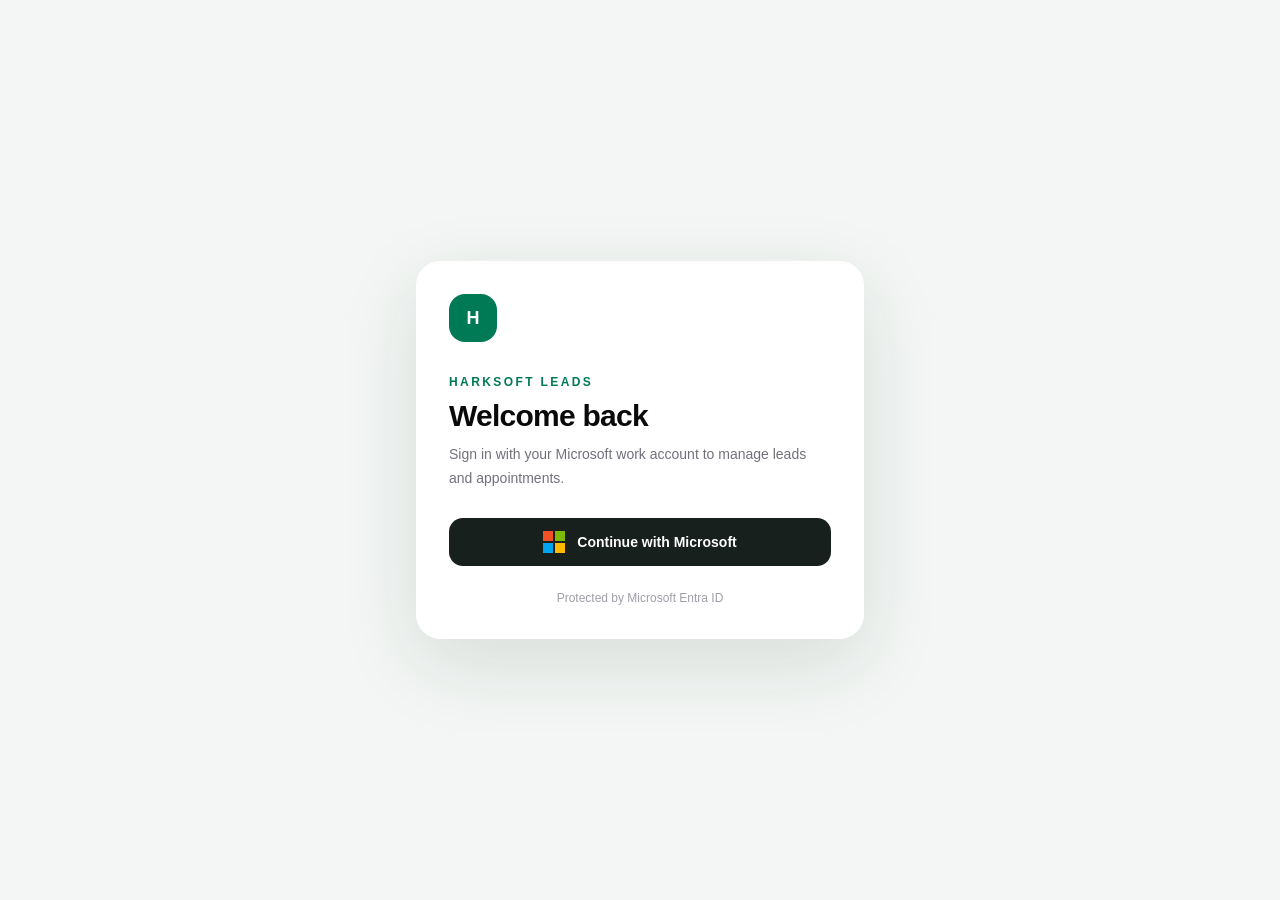
<file: index.html>
<!DOCTYPE html><html lang="en"><head><meta charSet="utf-8"/><meta name="viewport" content="width=device-width, initial-scale=1"/><link rel="stylesheet" href="/_next/static/chunks/3kyxzwlz_sfdn.css" data-precedence="next"/><link rel="preload" as="script" fetchPriority="low" href="/_next/static/chunks/3l04zcqx63h3y.js"/><script src="/_next/static/chunks/3smteaqlw7m56.js" async=""></script><script src="/_next/static/chunks/08ttfj81-47mu.js" async=""></script><script src="/_next/static/chunks/turbopack-2fn_jka5vi9vg.js" async=""></script><script src="/_next/static/chunks/3fntmmi971322.js" async="" crossorigin=""></script><script src="/_next/static/chunks/3-h3s3g2m0qki.js" async="" crossorigin=""></script><meta name="theme-color" content="#10251e"/><title>Leads | Harksoft</title><meta name="description" content="Harksoft lead operations dashboard"/><meta name="robots" content="noindex, nofollow"/><script src="/_next/static/chunks/0cz1d0mv5g_q7.js" noModule=""></script></head><body class="min-h-dvh antialiased"><div hidden=""><!--$--><!--/$--></div><div class="grid min-h-dvh place-items-center bg-[#f7f8fa]"><svg xmlns="http://www.w3.org/2000/svg" width="24" height="24" viewBox="0 0 24 24" fill="none" stroke="currentColor" stroke-width="2" stroke-linecap="round" stroke-linejoin="round" class="lucide lucide-loader-circle size-6 animate-spin text-emerald-700" aria-hidden="true"><path d="M21 12a9 9 0 1 1-6.219-8.56"></path></svg></div><!--$--><!--/$--><script src="/_next/static/chunks/3l04zcqx63h3y.js" id="_R_" async=""></script><script>(self.__next_f=self.__next_f||[]).push([0])</script><script>self.__next_f.push([1,"1:\"$Sreact.fragment\"\n2:I[39756,[\"/_next/static/chunks/3fntmmi971322.js\"],\"default\"]\n3:I[37457,[\"/_next/static/chunks/3fntmmi971322.js\"],\"default\"]\n4:I[71659,[\"/_next/static/chunks/3fntmmi971322.js\",\"/_next/static/chunks/3-h3s3g2m0qki.js\"],\"Dashboard\"]\n5:I[97367,[\"/_next/static/chunks/3fntmmi971322.js\"],\"OutletBoundary\"]\n6:\"$Sreact.suspense\"\n8:I[97367,[\"/_next/static/chunks/3fntmmi971322.js\"],\"ViewportBoundary\"]\na:I[97367,[\"/_next/static/chunks/3fntmmi971322.js\"],\"MetadataBoundary\"]\nc:I[68027,[\"/_next/static/chunks/3fntmmi971322.js\"],\"default\",1]\n:HL[\"/_next/static/chunks/3kyxzwlz_sfdn.css\",\"style\"]\n0:{\"P\":null,\"c\":[\"\",\"\"],\"q\":\"\",\"i\":false,\"f\":[[[\"\",{\"children\":[\"__PAGE__\",{},\"$undefined\",\"$undefined\",4608]},\"$undefined\",\"$undefined\",4624],[[\"$\",\"$1\",\"c\",{\"children\":[[[\"$\",\"link\",\"0\",{\"rel\":\"stylesheet\",\"href\":\"/_next/static/chunks/3kyxzwlz_sfdn.css\",\"precedence\":\"next\",\"crossOrigin\":\"$undefined\",\"nonce\":\"$undefined\"}],[\"$\",\"script\",\"script-0\",{\"src\":\"/_next/static/chunks/3fntmmi971322.js\",\"async\":true,\"nonce\":\"$undefined\"}]],[\"$\",\"html\",null,{\"lang\":\"en\",\"children\":[\"$\",\"body\",null,{\"className\":\"min-h-dvh antialiased\",\"children\":[\"$\",\"$L2\",null,{\"parallelRouterKey\":\"children\",\"error\":\"$undefined\",\"errorStyles\":\"$undefined\",\"errorScripts\":\"$undefined\",\"template\":[\"$\",\"$L3\",null,{}],\"templateStyles\":\"$undefined\",\"templateScripts\":\"$undefined\",\"notFound\":[[[\"$\",\"title\",null,{\"children\":\"404: This page could not be found.\"}],[\"$\",\"div\",null,{\"style\":{\"fontFamily\":\"system-ui,\\\"Segoe UI\\\",Roboto,Helvetica,Arial,sans-serif,\\\"Apple Color Emoji\\\",\\\"Segoe UI Emoji\\\"\",\"height\":\"100vh\",\"textAlign\":\"center\",\"display\":\"flex\",\"flexDirection\":\"column\",\"alignItems\":\"center\",\"justifyContent\":\"center\"},\"children\":[\"$\",\"div\",null,{\"children\":[[\"$\",\"style\",null,{\"dangerouslySetInnerHTML\":{\"__html\":\"body{color:#000;background:#fff;margin:0}.next-error-h1{border-right:1px solid rgba(0,0,0,.3)}@media (prefers-color-scheme:dark){body{color:#fff;background:#000}.next-error-h1{border-right:1px solid rgba(255,255,255,.3)}}\"}}],[\"$\",\"h1\",null,{\"className\":\"next-error-h1\",\"style\":{\"display\":\"inline-block\",\"margin\":\"0 20px 0 0\",\"padding\":\"0 23px 0 0\",\"fontSize\":24,\"fontWeight\":500,\"verticalAlign\":\"top\",\"lineHeight\":\"49px\"},\"children\":404}],[\"$\",\"div\",null,{\"style\":{\"display\":\"inline-block\"},\"children\":[\"$\",\"h2\",null,{\"style\":{\"fontSize\":14,\"fontWeight\":400,\"lineHeight\":\"49px\",\"margin\":0},\"children\":\"This page could not be found.\"}]}]]}]}]],[]],\"forbidden\":\"$undefined\",\"unauthorized\":\"$undefined\"}]}]}]]}],{\"children\":[[\"$\",\"$1\",\"c\",{\"children\":[[\"$\",\"$L4\",null,{}],[[\"$\",\"script\",\"script-0\",{\"src\":\"/_next/static/chunks/3-h3s3g2m0qki.js\",\"async\":true,\"nonce\":\"$undefined\"}]],[\"$\",\"$L5\",null,{\"children\":[\"$\",\"$6\",null,{\"name\":\"Next.MetadataOutlet\",\"children\":\"$@7\"}]}]]}],{},null,false,null]},null,false,null],[\"$\",\"$1\",\"h\",{\"children\":[null,[\"$\",\"$L8\",null,{\"children\":\"$L9\"}],[\"$\",\"div\",null,{\"hidden\":true,\"children\":[\"$\",\"$La\",null,{\"children\":[\"$\",\"$6\",null,{\"name\":\"Next.Metadata\",\"children\":\"$Lb\"}]}]}],null]}],false]],\"m\":\"$undefined\",\"G\":[\"$c\",[[\"$\",\"link\",\"0\",{\"rel\":\"stylesheet\",\"href\":\"/_next/static/chunks/3kyxzwlz_sfdn.css\",\"precedence\":\"next\",\"crossOrigin\":\"$undefined\",\"nonce\":\"$undefined\"}]]],\"S\":true,\"h\":null,\"r\":\"$undefined\",\"s\":\"$undefined\",\"a\":\"$undefined\",\"l\":\"$undefined\",\"p\":\"$undefined\",\"d\":\"$undefined\",\"b\":\"xC0xTfm9f1UPvDRRlhMXt\"}\n9:[[\"$\",\"meta\",\"0\",{\"charSet\":\"utf-8\"}],[\"$\",\"meta\",\"1\",{\"name\":\"viewport\",\"content\":\"width=device-width, initial-scale=1\"}],[\"$\",\"meta\",\"2\",{\"name\":\"theme-color\",\"content\":\"#10251e\"}]]\n7:null\nb:[[\"$\",\"title\",\"0\",{\"children\":\"Leads | Harksoft\"}],[\"$\",\"meta\",\"1\",{\"name\":\"description\",\"content\":\"Harksoft lead operations dashboard\"}],[\"$\",\"meta\",\"2\",{\"name\":\"robots\",\"content\":\"noindex, nofollow\"}]]\n"])</script></body></html>
</file>
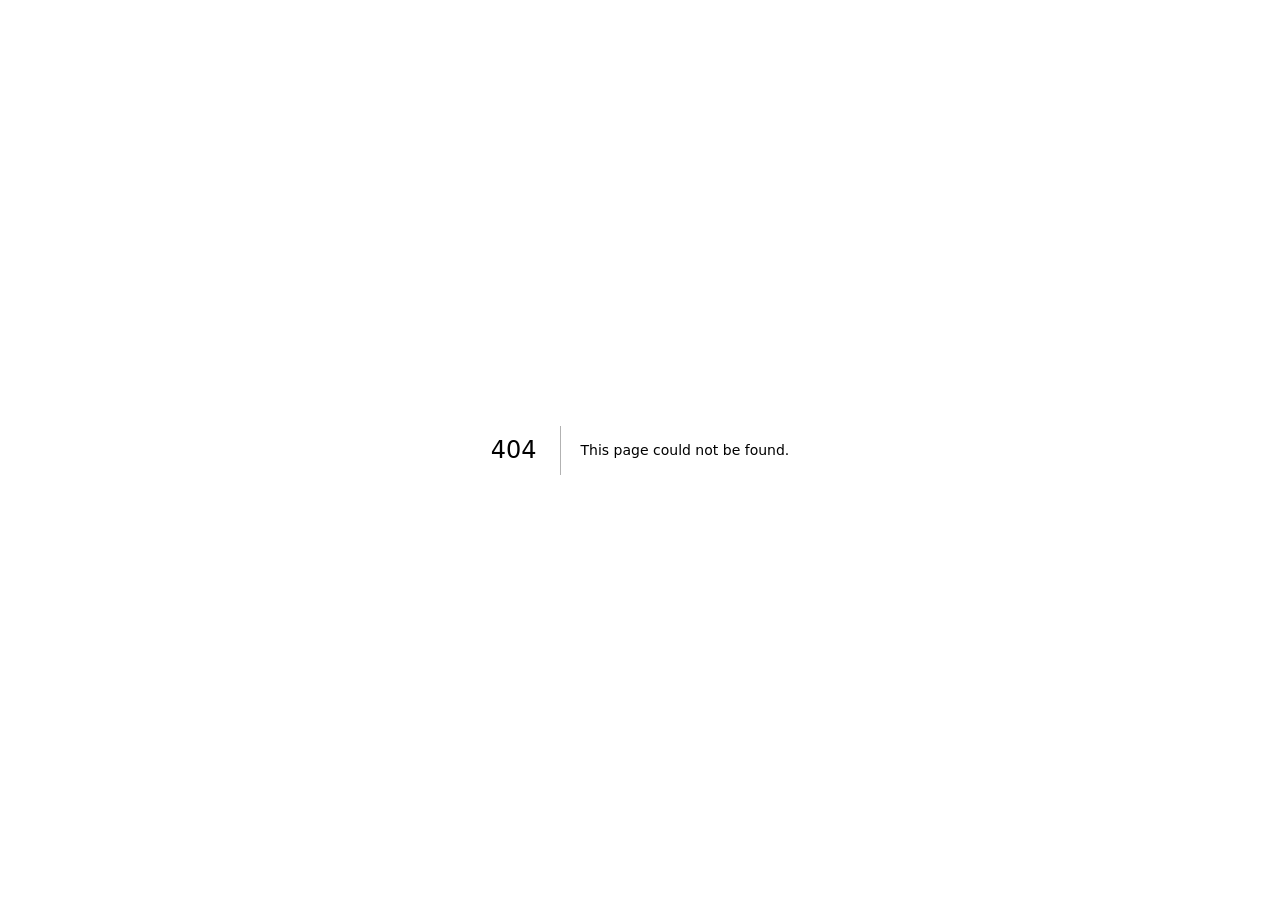
<file: 404/index.html>
<!DOCTYPE html><html lang="en"><head><meta charSet="utf-8"/><meta name="viewport" content="width=device-width, initial-scale=1"/><link rel="stylesheet" href="/_next/static/chunks/3kyxzwlz_sfdn.css" data-precedence="next"/><link rel="preload" as="script" fetchPriority="low" href="/_next/static/chunks/3l04zcqx63h3y.js"/><script src="/_next/static/chunks/3smteaqlw7m56.js" async=""></script><script src="/_next/static/chunks/08ttfj81-47mu.js" async=""></script><script src="/_next/static/chunks/turbopack-2fn_jka5vi9vg.js" async=""></script><script src="/_next/static/chunks/3fntmmi971322.js" async="" crossorigin=""></script><meta name="robots" content="noindex"/><meta name="theme-color" content="#10251e"/><title>Leads | Harksoft</title><meta name="description" content="Harksoft lead operations dashboard"/><meta name="robots" content="noindex, nofollow"/><title>404: This page could not be found.</title><script src="/_next/static/chunks/0cz1d0mv5g_q7.js" noModule=""></script></head><body class="min-h-dvh antialiased"><div hidden=""><!--$--><!--/$--></div><div style="font-family:system-ui,&quot;Segoe UI&quot;,Roboto,Helvetica,Arial,sans-serif,&quot;Apple Color Emoji&quot;,&quot;Segoe UI Emoji&quot;;height:100vh;text-align:center;display:flex;flex-direction:column;align-items:center;justify-content:center"><div><style>body{color:#000;background:#fff;margin:0}.next-error-h1{border-right:1px solid rgba(0,0,0,.3)}@media (prefers-color-scheme:dark){body{color:#fff;background:#000}.next-error-h1{border-right:1px solid rgba(255,255,255,.3)}}</style><h1 class="next-error-h1" style="display:inline-block;margin:0 20px 0 0;padding:0 23px 0 0;font-size:24px;font-weight:500;vertical-align:top;line-height:49px">404</h1><div style="display:inline-block"><h2 style="font-size:14px;font-weight:400;line-height:49px;margin:0">This page could not be found.</h2></div></div></div><!--$--><!--/$--><script src="/_next/static/chunks/3l04zcqx63h3y.js" id="_R_" async=""></script><script>(self.__next_f=self.__next_f||[]).push([0])</script><script>self.__next_f.push([1,"1:\"$Sreact.fragment\"\n2:I[39756,[\"/_next/static/chunks/3fntmmi971322.js\"],\"default\"]\n3:I[37457,[\"/_next/static/chunks/3fntmmi971322.js\"],\"default\"]\n4:I[97367,[\"/_next/static/chunks/3fntmmi971322.js\"],\"OutletBoundary\"]\n5:\"$Sreact.suspense\"\n8:I[97367,[\"/_next/static/chunks/3fntmmi971322.js\"],\"ViewportBoundary\"]\na:I[97367,[\"/_next/static/chunks/3fntmmi971322.js\"],\"MetadataBoundary\"]\nc:I[68027,[\"/_next/static/chunks/3fntmmi971322.js\"],\"default\",1]\n:HL[\"/_next/static/chunks/3kyxzwlz_sfdn.css\",\"style\"]\n7:X\n0:{\"P\":null,\"c\":[\"\",\"_not-found\",\"\"],\"q\":\"\",\"i\":false,\"f\":[[[\"\",{\"children\":[\"/_not-found\",{\"children\":[\"__PAGE__\",{},\"$undefined\",\"$undefined\",4608]},\"$undefined\",\"$undefined\",4608]},\"$undefined\",\"$undefined\",4624],[[\"$\",\"$1\",\"c\",{\"children\":[[[\"$\",\"link\",\"0\",{\"rel\":\"stylesheet\",\"href\":\"/_next/static/chunks/3kyxzwlz_sfdn.css\",\"precedence\":\"next\",\"crossOrigin\":\"$undefined\",\"nonce\":\"$undefined\"}],[\"$\",\"script\",\"script-0\",{\"src\":\"/_next/static/chunks/3fntmmi971322.js\",\"async\":true,\"nonce\":\"$undefined\"}]],[\"$\",\"html\",null,{\"lang\":\"en\",\"children\":[\"$\",\"body\",null,{\"className\":\"min-h-dvh antialiased\",\"children\":[\"$\",\"$L2\",null,{\"parallelRouterKey\":\"children\",\"error\":\"$undefined\",\"errorStyles\":\"$undefined\",\"errorScripts\":\"$undefined\",\"template\":[\"$\",\"$L3\",null,{}],\"templateStyles\":\"$undefined\",\"templateScripts\":\"$undefined\",\"notFound\":[[[\"$\",\"title\",null,{\"children\":\"404: This page could not be found.\"}],[\"$\",\"div\",null,{\"style\":{\"fontFamily\":\"system-ui,\\\"Segoe UI\\\",Roboto,Helvetica,Arial,sans-serif,\\\"Apple Color Emoji\\\",\\\"Segoe UI Emoji\\\"\",\"height\":\"100vh\",\"textAlign\":\"center\",\"display\":\"flex\",\"flexDirection\":\"column\",\"alignItems\":\"center\",\"justifyContent\":\"center\"},\"children\":[\"$\",\"div\",null,{\"children\":[[\"$\",\"style\",null,{\"dangerouslySetInnerHTML\":{\"__html\":\"body{color:#000;background:#fff;margin:0}.next-error-h1{border-right:1px solid rgba(0,0,0,.3)}@media (prefers-color-scheme:dark){body{color:#fff;background:#000}.next-error-h1{border-right:1px solid rgba(255,255,255,.3)}}\"}}],[\"$\",\"h1\",null,{\"className\":\"next-error-h1\",\"style\":{\"display\":\"inline-block\",\"margin\":\"0 20px 0 0\",\"padding\":\"0 23px 0 0\",\"fontSize\":24,\"fontWeight\":500,\"verticalAlign\":\"top\",\"lineHeight\":\"49px\"},\"children\":404}],[\"$\",\"div\",null,{\"style\":{\"display\":\"inline-block\"},\"children\":[\"$\",\"h2\",null,{\"style\":{\"fontSize\":14,\"fontWeight\":400,\"lineHeight\":\"49px\",\"margin\":0},\"children\":\"This page could not be found.\"}]}]]}]}]],[]],\"forbidden\":\"$undefined\",\"unauthorized\":\"$undefined\"}]}]}]]}],{\"children\":[[\"$\",\"$1\",\"c\",{\"children\":[null,[\"$\",\"$L2\",null,{\"parallelRouterKey\":\"children\",\"error\":\"$undefined\",\"errorStyles\":\"$undefined\",\"errorScripts\":\"$undefined\",\"template\":[\"$\",\"$L3\",null,{}],\"templateStyles\":\"$undefined\",\"templateScripts\":\"$undefined\",\"notFound\":\"$undefined\",\"forbidden\":\"$undefined\",\"unauthorized\":\"$undefined\"}]]}],{\"children\":[[\"$\",\"$1\",\"c\",{\"children\":[[[\"$\",\"title\",null,{\"children\":\"404: This page could not be found.\"}],[\"$\",\"div\",null,{\"style\":\"$0:f:0:1:0:props:children:1:props:children:props:children:props:notFound:0:1:props:style\",\"children\":[\"$\",\"div\",null,{\"children\":[[\"$\",\"style\",null,{\"dangerouslySetInnerHTML\":{\"__html\":\"body{color:#000;background:#fff;margin:0}.next-error-h1{border-right:1px solid rgba(0,0,0,.3)}@media (prefers-color-scheme:dark){body{color:#fff;background:#000}.next-error-h1{border-right:1px solid rgba(255,255,255,.3)}}\"}}],[\"$\",\"h1\",null,{\"className\":\"next-error-h1\",\"style\":\"$0:f:0:1:0:props:children:1:props:children:props:children:props:notFound:0:1:props:children:props:children:1:props:style\",\"children\":404}],[\"$\",\"div\",null,{\"style\":\"$0:f:0:1:0:props:children:1:props:children:props:children:props:notFound:0:1:props:children:props:children:2:props:style\",\"children\":[\"$\",\"h2\",null,{\"style\":\"$0:f:0:1:0:props:children:1:props:children:props:children:props:notFound:0:1:props:children:props:children:2:props:children:props:style\",\"children\":\"This page could not be found.\"}]}]]}]}]],null,[\"$\",\"$L4\",null,{\"children\":[\"$\",\"$5\",null,{\"name\":\"Next.MetadataOutlet\",\"children\":\"$@6\"}]}]]}],{},null,false,null]},null,false,\"$7\"]},null,false,null],[\"$\",\"$1\",\"h\",{\"children\":[[\"$\",\"meta\",null,{\"name\":\"robots\",\"content\":\"noindex\"}],[\"$\",\"$L8\",null,{\"children\":\"$L9\"}],[\"$\",\"div\",null,{\"hidden\":true,\"children\":[\"$\",\"$La\",null,{\"children\":[\"$\",\"$5\",null,{\"name\":\"Next.Metadata\",\"children\":\"$Lb\"}]}]}],null]}],false]],\"m\":\"$undefined\",\"G\":[\"$c\",[[\"$\",\"link\",\"0\",{\"rel\":\"stylesheet\",\"href\":\"/_next/static/chunks/3kyxzwlz_sfdn.css\",\"precedence\":\"next\",\"crossOrigin\":\"$undefined\",\"nonce\":\"$undefined\"}]]],\"S\":true,\"h\":null,\"r\":\"$undefined\",\"s\":\"$undefined\",\"a\":\"$undefined\",\"l\":\"$undefined\",\"p\":\"$undefined\",\"d\":\"$undefined\",\"b\":\"xC0xTfm9f1UPvDRRlhMXt\"}\n7:C\n9:[[\"$\",\"meta\",\"0\",{\"charSet\":\"utf-8\"}],[\"$\",\"meta\",\"1\",{\"name\":\"viewport\",\"content\":\"width=device-width, initial-scale=1\"}],[\"$\",\"meta\",\"2\",{\"name\":\"theme-color\",\"content\":\"#10251e\"}]]\n6:null\nb:[[\"$\",\"title\",\"0\",{\"children\":\"Leads | Harksoft\"}],[\"$\",\"meta\",\"1\",{\"name\":\"description\",\"content\":\"Harksoft lead operations dashboard\"}],[\"$\",\"meta\",\"2\",{\"name\":\"robots\",\"content\":\"noindex, nofollow\"}]]\n"])</script></body></html>
</file>
<file: _next/static/chunks/3kyxzwlz_sfdn.css>
@layer properties{@supports (((-webkit-hyphens:none)) and (not (margin-trim:inline))) or ((-moz-orient:inline) and (not (color:rgb(from red r g b)))){*,:before,:after,::backdrop{--tw-translate-x:0;--tw-translate-y:0;--tw-translate-z:0;--tw-space-y-reverse:0;--tw-divide-y-reverse:0;--tw-border-style:solid;--tw-leading:initial;--tw-font-weight:initial;--tw-tracking:initial;--tw-shadow:0 0 #0000;--tw-shadow-color:initial;--tw-shadow-alpha:100%;--tw-inset-shadow:0 0 #0000;--tw-inset-shadow-color:initial;--tw-inset-shadow-alpha:100%;--tw-ring-color:initial;--tw-ring-shadow:0 0 #0000;--tw-inset-ring-color:initial;--tw-inset-ring-shadow:0 0 #0000;--tw-ring-inset:initial;--tw-ring-offset-width:0px;--tw-ring-offset-color:#fff;--tw-ring-offset-shadow:0 0 #0000;--tw-outline-style:solid;--tw-blur:initial;--tw-brightness:initial;--tw-contrast:initial;--tw-grayscale:initial;--tw-hue-rotate:initial;--tw-invert:initial;--tw-opacity:initial;--tw-saturate:initial;--tw-sepia:initial;--tw-drop-shadow:initial;--tw-drop-shadow-color:initial;--tw-drop-shadow-alpha:100%;--tw-drop-shadow-size:initial;--tw-backdrop-blur:initial;--tw-backdrop-brightness:initial;--tw-backdrop-contrast:initial;--tw-backdrop-grayscale:initial;--tw-backdrop-hue-rotate:initial;--tw-backdrop-invert:initial;--tw-backdrop-opacity:initial;--tw-backdrop-saturate:initial;--tw-backdrop-sepia:initial;--tw-animation-delay:0s;--tw-animation-direction:normal;--tw-animation-duration:initial;--tw-animation-fill-mode:none;--tw-animation-iteration-count:1;--tw-enter-blur:0;--tw-enter-opacity:1;--tw-enter-rotate:0;--tw-enter-scale:1;--tw-enter-translate-x:0;--tw-enter-translate-y:0;--tw-exit-blur:0;--tw-exit-opacity:1;--tw-exit-rotate:0;--tw-exit-scale:1;--tw-exit-translate-x:0;--tw-exit-translate-y:0}}}@layer theme{:root,:host{--font-sans:-apple-system, BlinkMacSystemFont, "Segoe UI", Roboto, "Helvetica Neue", "Noto Sans", Arial, sans-serif, "Apple Color Emoji", "Segoe UI Emoji", "Segoe UI Symbol", "Noto Color Emoji";--font-mono:ui-monospace, SFMono-Regular, Menlo, Monaco, Consolas, "Liberation Mono", "Courier New", monospace;--color-orange-50:#fff7ed;--color-orange-600:#f05100;--color-amber-50:#fffbeb;--color-amber-600:#dd7400;--color-amber-700:#b75000;--color-amber-800:#953d00;--color-emerald-50:#ecfdf5;--color-emerald-100:#d0fae5;--color-emerald-200:#a4f4cf;--color-emerald-300:#5ee9b5;--color-emerald-400:#00d294;--color-emerald-500:#00bb7f;--color-emerald-600:#009767;--color-emerald-700:#007956;--color-emerald-800:#005f46;--color-emerald-950:#002c22;--color-blue-50:#eff6ff;--color-blue-600:#155dfc;--color-blue-700:#1447e6;--color-violet-50:#f5f3ff;--color-violet-600:#7f22fe;--color-violet-700:#7008e7;--color-rose-50:#fff1f2;--color-rose-100:#ffe4e6;--color-rose-200:#ffccd3;--color-rose-600:#e70044;--color-rose-700:#c20039;--color-rose-800:#a30037;--color-zinc-50:#fafafa;--color-zinc-100:#f4f4f5;--color-zinc-200:#e4e4e7;--color-zinc-300:#d4d4d8;--color-zinc-400:#9f9fa9;--color-zinc-500:#71717b;--color-zinc-600:#52525c;--color-zinc-700:#3f3f46;--color-zinc-900:#18181b;--color-zinc-950:#09090b;--color-black:#000;--color-white:#fff;--spacing:.25rem;--container-md:28rem;--container-xl:36rem;--container-5xl:64rem;--text-xs:.75rem;--text-xs--line-height:calc(1 / .75);--text-sm:.875rem;--text-sm--line-height:calc(1.25 / .875);--text-base:1rem;--text-base--line-height:calc(1.5 / 1);--text-lg:1.125rem;--text-lg--line-height:calc(1.75 / 1.125);--text-xl:1.25rem;--text-xl--line-height:calc(1.75 / 1.25);--text-2xl:1.5rem;--text-2xl--line-height:calc(2 / 1.5);--text-3xl:1.875rem;--text-3xl--line-height:calc(2.25 / 1.875);--font-weight-normal:400;--font-weight-medium:500;--font-weight-semibold:600;--font-weight-bold:700;--tracking-tight:-.025em;--tracking-wide:.025em;--tracking-wider:.05em;--radius-2xl:1rem;--radius-3xl:1.5rem;--animate-spin:spin 1s linear infinite;--blur-sm:8px;--default-transition-duration:.15s;--default-transition-timing-function:cubic-bezier(.4, 0, .2, 1);--default-font-family:var(--font-sans);--default-mono-font-family:var(--font-mono)}@supports (color:lab(0% 0 0)){:root,:host{--color-orange-50:lab(97.7008% 1.53735 5.90649);--color-orange-600:lab(57.1026% 64.2584 89.8886);--color-amber-50:lab(98.6252% -.635922 8.42309);--color-amber-600:lab(60.3514% 40.5624 87.1228);--color-amber-700:lab(47.2709% 42.9082 69.2966);--color-amber-800:lab(37.8822% 37.1699 52.2718);--color-emerald-50:lab(97.8462% -6.94966 1.85487);--color-emerald-100:lab(94.9004% -17.0769 5.63836);--color-emerald-200:lab(90.2247% -31.039 9.47084);--color-emerald-300:lab(83.9203% -48.7124 13.8849);--color-emerald-400:lab(75.0771% -60.7313 19.4147);--color-emerald-500:lab(66.9756% -58.27 19.5419);--color-emerald-600:lab(55.0481% -49.9246 15.93);--color-emerald-700:lab(44.4871% -41.0396 11.0361);--color-emerald-800:lab(35.3675% -33.1188 8.04002);--color-emerald-950:lab(15.0582% -17.9507 2.38369);--color-blue-50:lab(96.492% -1.14644 -5.11479);--color-blue-600:lab(44.0605% 29.0279 -86.0352);--color-blue-700:lab(36.9089% 35.0961 -85.6872);--color-violet-50:lab(96.2416% 2.28849 -5.51657);--color-violet-600:lab(41.088% 68.9966 -91.995);--color-violet-700:lab(35.2783% 67.9912 -88.793);--color-rose-50:lab(96.2369% 4.94155 1.28011);--color-rose-100:lab(92.8221% 9.86832 2.60075);--color-rose-200:lab(86.806% 19.1909 4.07754);--color-rose-600:lab(49.1882% 81.577 36.0311);--color-rose-700:lab(41.1651% 71.6251 30.3087);--color-rose-800:lab(34.6481% 60.802 20.1957);--color-zinc-50:lab(98.26% 0 0);--color-zinc-100:lab(96.1634% .0993311 -.364041);--color-zinc-200:lab(90.6853% .399232 -1.45452);--color-zinc-300:lab(84.9837% .601262 -2.17986);--color-zinc-400:lab(65.6464% 1.53497 -5.42429);--color-zinc-500:lab(47.8878% 1.65477 -5.77283);--color-zinc-600:lab(35.1166% 1.78212 -6.1173);--color-zinc-700:lab(26.8019% 1.35387 -4.68303);--color-zinc-900:lab(8.30603% .618205 -2.16572);--color-zinc-950:lab(2.51107% .242703 -.886115)}}}@layer base{*,:after,:before,::backdrop{box-sizing:border-box;border:0 solid;margin:0;padding:0}::file-selector-button{box-sizing:border-box;border:0 solid;margin:0;padding:0}html,:host{-webkit-text-size-adjust:100%;tab-size:4;line-height:1.5;font-family:var(--default-font-family,-apple-system, BlinkMacSystemFont, "Segoe UI", Roboto, "Helvetica Neue", "Noto Sans", Arial, sans-serif, "Apple Color Emoji", "Segoe UI Emoji", "Segoe UI Symbol", "Noto Color Emoji");font-feature-settings:var(--default-font-feature-settings,normal);font-variation-settings:var(--default-font-variation-settings,normal);-webkit-tap-highlight-color:transparent}hr{height:0;color:inherit;border-top-width:1px}abbr:where([title]){-webkit-text-decoration:underline dotted;text-decoration:underline dotted}h1,h2,h3,h4,h5,h6{font-size:inherit;font-weight:inherit}a{color:inherit;-webkit-text-decoration:inherit;-webkit-text-decoration:inherit;-webkit-text-decoration:inherit;-webkit-text-decoration:inherit;text-decoration:inherit}b,strong{font-weight:bolder}code,kbd,samp,pre{font-family:var(--default-mono-font-family,ui-monospace, SFMono-Regular, Menlo, Monaco, Consolas, "Liberation Mono", "Courier New", monospace);font-feature-settings:var(--default-mono-font-feature-settings,normal);font-variation-settings:var(--default-mono-font-variation-settings,normal);font-size:1em}small{font-size:80%}sub,sup{vertical-align:baseline;font-size:75%;line-height:0;position:relative}sub{bottom:-.25em}sup{top:-.5em}table{text-indent:0;border-color:inherit;border-collapse:collapse}:-moz-focusring:where(:not(iframe)){outline:auto}progress{vertical-align:baseline}summary{display:list-item}ol,ul,menu{list-style:none}img,svg,video,canvas,audio,iframe,embed,object{vertical-align:middle;display:block}img,video{max-width:100%;height:auto}button,input,select,optgroup,textarea{font:inherit;font-feature-settings:inherit;font-variation-settings:inherit;letter-spacing:inherit;color:inherit;opacity:1;background-color:#0000;border-radius:0}::file-selector-button{font:inherit;font-feature-settings:inherit;font-variation-settings:inherit;letter-spacing:inherit;color:inherit;opacity:1;background-color:#0000;border-radius:0}:where(select:is([multiple],[size])) optgroup{font-weight:bolder}:where(select:is([multiple],[size])) optgroup option{padding-inline-start:20px}::file-selector-button{margin-inline-end:4px}::placeholder{opacity:1}@supports (not ((-webkit-appearance:-apple-pay-button))) or (contain-intrinsic-size:1px){::placeholder{color:currentColor}@supports (color:color-mix(in lab, red, red)){::placeholder{color:color-mix(in oklab, currentcolor 50%, transparent)}}}textarea{resize:vertical}::-webkit-search-decoration{-webkit-appearance:none}::-webkit-date-and-time-value{min-height:1lh;text-align:inherit}::-webkit-datetime-edit{display:inline-flex}::-webkit-datetime-edit-fields-wrapper{padding:0}::-webkit-datetime-edit{padding-block:0}::-webkit-datetime-edit-year-field{padding-block:0}::-webkit-datetime-edit-month-field{padding-block:0}::-webkit-datetime-edit-day-field{padding-block:0}::-webkit-datetime-edit-hour-field{padding-block:0}::-webkit-datetime-edit-minute-field{padding-block:0}::-webkit-datetime-edit-second-field{padding-block:0}::-webkit-datetime-edit-millisecond-field{padding-block:0}::-webkit-datetime-edit-meridiem-field{padding-block:0}::-webkit-calendar-picker-indicator{line-height:1}:-moz-ui-invalid{box-shadow:none}button,input:where([type=button],[type=reset],[type=submit]){appearance:button}::file-selector-button{appearance:button}::-webkit-inner-spin-button{height:auto}::-webkit-outer-spin-button{height:auto}[hidden]:where(:not([hidden=until-found])){display:none!important}*{border-color:var(--border);outline-color:var(--ring)}@supports (color:color-mix(in lab, red, red)){*{outline-color:color-mix(in oklab, var(--ring) 50%, transparent)}}body{background-color:var(--background);color:var(--foreground)}}@layer components;@layer utilities{.\@container\/card-header{container:card-header/inline-size}.absolute{position:absolute}.fixed{position:fixed}.relative{position:relative}.sticky{position:sticky}.inset-0{inset:0}.inset-y-0{inset-block:0}.top-0{top:0}.top-1{top:var(--spacing)}.top-1\/2{top:50%}.top-2{top:calc(var(--spacing) * 2)}.right-2{right:calc(var(--spacing) * 2)}.-left-1{left:calc(var(--spacing) * -1)}.left-0{left:0}.left-3{left:calc(var(--spacing) * 3)}.z-20{z-index:20}.z-30{z-index:30}.z-40{z-index:40}.z-50{z-index:50}.col-start-2{grid-column-start:2}.row-span-2{grid-row:span 2/span 2}.row-start-1{grid-row-start:1}.-mx-1{margin-inline:calc(var(--spacing) * -1)}.mx-auto{margin-inline:auto}.mt-0\.5{margin-top:calc(var(--spacing) * .5)}.mt-1{margin-top:var(--spacing)}.mt-2{margin-top:calc(var(--spacing) * 2)}.mt-4{margin-top:calc(var(--spacing) * 4)}.mt-5{margin-top:calc(var(--spacing) * 5)}.mt-6{margin-top:calc(var(--spacing) * 6)}.mt-7{margin-top:calc(var(--spacing) * 7)}.mb-2{margin-bottom:calc(var(--spacing) * 2)}.mb-3{margin-bottom:calc(var(--spacing) * 3)}.mb-4{margin-bottom:calc(var(--spacing) * 4)}.mb-5{margin-bottom:calc(var(--spacing) * 5)}.mb-6{margin-bottom:calc(var(--spacing) * 6)}.mb-7{margin-bottom:calc(var(--spacing) * 7)}.mb-8{margin-bottom:calc(var(--spacing) * 8)}.ml-1{margin-left:var(--spacing)}.ml-auto{margin-left:auto}.block{display:block}.flex{display:flex}.grid{display:grid}.hidden{display:none}.inline-flex{display:inline-flex}.size-1\.5{width:calc(var(--spacing) * 1.5);height:calc(var(--spacing) * 1.5)}.size-2{width:calc(var(--spacing) * 2);height:calc(var(--spacing) * 2)}.size-2\.5{width:calc(var(--spacing) * 2.5);height:calc(var(--spacing) * 2.5)}.size-3{width:calc(var(--spacing) * 3);height:calc(var(--spacing) * 3)}.size-4{width:calc(var(--spacing) * 4);height:calc(var(--spacing) * 4)}.size-5{width:calc(var(--spacing) * 5);height:calc(var(--spacing) * 5)}.size-6{width:calc(var(--spacing) * 6);height:calc(var(--spacing) * 6)}.size-8{width:calc(var(--spacing) * 8);height:calc(var(--spacing) * 8)}.size-9{width:calc(var(--spacing) * 9);height:calc(var(--spacing) * 9)}.size-10{width:calc(var(--spacing) * 10);height:calc(var(--spacing) * 10)}.size-11{width:calc(var(--spacing) * 11);height:calc(var(--spacing) * 11)}.size-12{width:calc(var(--spacing) * 12);height:calc(var(--spacing) * 12)}.size-14{width:calc(var(--spacing) * 14);height:calc(var(--spacing) * 14)}.h-6{height:calc(var(--spacing) * 6)}.h-8{height:calc(var(--spacing) * 8)}.h-9{height:calc(var(--spacing) * 9)}.h-10{height:calc(var(--spacing) * 10)}.h-12{height:calc(var(--spacing) * 12)}.h-18{height:calc(var(--spacing) * 18)}.h-64{height:calc(var(--spacing) * 64)}.h-full{height:100%}.h-px{height:1px}.max-h-\[300px\]{max-height:300px}.min-h-dvh{min-height:100dvh}.w-12{width:calc(var(--spacing) * 12)}.w-64{width:calc(var(--spacing) * 64)}.w-72{width:calc(var(--spacing) * 72)}.w-\[var\(--radix-popover-trigger-width\)\]{width:var(--radix-popover-trigger-width)}.w-full{width:100%}.max-w-5xl{max-width:var(--container-5xl)}.max-w-\[1500px\]{max-width:1500px}.max-w-md{max-width:var(--container-md)}.max-w-xl{max-width:var(--container-xl)}.min-w-0{min-width:0}.min-w-\[760px\]{min-width:760px}.flex-1{flex:1}.shrink-0{flex-shrink:0}.origin-\(--radix-popover-content-transform-origin\){transform-origin:var(--radix-popover-content-transform-origin)}.-translate-x-full{--tw-translate-x:-100%;translate:var(--tw-translate-x) var(--tw-translate-y)}.translate-x-0{--tw-translate-x:0px;translate:var(--tw-translate-x) var(--tw-translate-y)}.-translate-y-1\/2{--tw-translate-y:calc(calc(1 / 2 * 100%) * -1);translate:var(--tw-translate-x) var(--tw-translate-y)}.animate-spin{animation:var(--animate-spin)}.cursor-default{cursor:default}.cursor-pointer{cursor:pointer}.scroll-py-1{scroll-padding-block:var(--spacing)}.auto-rows-min{grid-auto-rows:min-content}.grid-cols-2{grid-template-columns:repeat(2,minmax(0,1fr))}.grid-rows-\[auto_auto\]{grid-template-rows:auto auto}.flex-col{flex-direction:column}.flex-wrap{flex-wrap:wrap}.place-items-center{place-items:center}.items-center{align-items:center}.items-start{align-items:flex-start}.justify-between{justify-content:space-between}.justify-center{justify-content:center}.justify-end{justify-content:flex-end}.gap-0\.5{gap:calc(var(--spacing) * .5)}.gap-1{gap:var(--spacing)}.gap-1\.5{gap:calc(var(--spacing) * 1.5)}.gap-2{gap:calc(var(--spacing) * 2)}.gap-3{gap:calc(var(--spacing) * 3)}.gap-4{gap:calc(var(--spacing) * 4)}.gap-5{gap:calc(var(--spacing) * 5)}.gap-6{gap:calc(var(--spacing) * 6)}:where(.space-y-1>:not(:last-child)){--tw-space-y-reverse:0;margin-block-start:calc(var(--spacing) * var(--tw-space-y-reverse));margin-block-end:calc(var(--spacing) * calc(1 - var(--tw-space-y-reverse)))}:where(.space-y-4>:not(:last-child)){--tw-space-y-reverse:0;margin-block-start:calc(calc(var(--spacing) * 4) * var(--tw-space-y-reverse));margin-block-end:calc(calc(var(--spacing) * 4) * calc(1 - var(--tw-space-y-reverse)))}:where(.divide-y>:not(:last-child)){--tw-divide-y-reverse:0;border-bottom-style:var(--tw-border-style);border-top-style:var(--tw-border-style);border-top-width:calc(1px * var(--tw-divide-y-reverse));border-bottom-width:calc(1px * calc(1 - var(--tw-divide-y-reverse)))}:where(.divide-zinc-100>:not(:last-child)){border-color:var(--color-zinc-100)}.self-start{align-self:flex-start}.justify-self-end{justify-self:flex-end}.truncate{text-overflow:ellipsis;white-space:nowrap;overflow:hidden}.overflow-hidden{overflow:hidden}.overflow-x-auto{overflow-x:auto}.overflow-x-hidden{overflow-x:hidden}.overflow-y-auto{overflow-y:auto}.rounded{border-radius:.25rem}.rounded-2xl{border-radius:var(--radius-2xl)}.rounded-3xl{border-radius:var(--radius-3xl)}.rounded-full{border-radius:3.40282e38px}.rounded-lg{border-radius:var(--radius)}.rounded-md{border-radius:calc(var(--radius) - 2px)}.rounded-sm{border-radius:calc(var(--radius) - 4px)}.rounded-xl{border-radius:calc(var(--radius) + 4px)}.border{border-style:var(--tw-border-style);border-width:1px}.border-t{border-top-style:var(--tw-border-style);border-top-width:1px}.border-r{border-right-style:var(--tw-border-style);border-right-width:1px}.border-b{border-bottom-style:var(--tw-border-style);border-bottom-width:1px}.border-l{border-left-style:var(--tw-border-style);border-left-width:1px}.border-emerald-950\/60{border-color:#002c2299}@supports (color:color-mix(in lab, red, red)){.border-emerald-950\/60{border-color:color-mix(in oklab, var(--color-emerald-950) 60%, transparent)}}.border-input{border-color:var(--input)}.border-rose-100{border-color:var(--color-rose-100)}.border-rose-200{border-color:var(--color-rose-200)}.border-white{border-color:var(--color-white)}.border-white\/8{border-color:#ffffff14}@supports (color:color-mix(in lab, red, red)){.border-white\/8{border-color:color-mix(in oklab, var(--color-white) 8%, transparent)}}.border-zinc-100{border-color:var(--color-zinc-100)}.border-zinc-200{border-color:var(--color-zinc-200)}.border-zinc-200\/80{border-color:#e4e4e7cc}@supports (color:color-mix(in lab, red, red)){.border-zinc-200\/80{border-color:color-mix(in oklab, var(--color-zinc-200) 80%, transparent)}}.bg-\[\#10251e\]{background-color:#10251e}.bg-\[\#17201d\]{background-color:#17201d}.bg-\[\#f3f6f4\]{background-color:#f3f6f4}.bg-\[\#f7f8fa\]{background-color:#f7f8fa}.bg-amber-50{background-color:var(--color-amber-50)}.bg-background{background-color:var(--background)}.bg-black\/25{background-color:#00000040}@supports (color:color-mix(in lab, red, red)){.bg-black\/25{background-color:color-mix(in oklab, var(--color-black) 25%, transparent)}}.bg-blue-50{background-color:var(--color-blue-50)}.bg-border{background-color:var(--border)}.bg-card{background-color:var(--card)}.bg-destructive{background-color:var(--destructive)}.bg-emerald-50{background-color:var(--color-emerald-50)}.bg-emerald-100{background-color:var(--color-emerald-100)}.bg-emerald-400{background-color:var(--color-emerald-400)}.bg-emerald-400\/15{background-color:#00d29426}@supports (color:color-mix(in lab, red, red)){.bg-emerald-400\/15{background-color:color-mix(in oklab, var(--color-emerald-400) 15%, transparent)}}.bg-emerald-500{background-color:var(--color-emerald-500)}.bg-emerald-700{background-color:var(--color-emerald-700)}.bg-orange-50{background-color:var(--color-orange-50)}.bg-popover{background-color:var(--popover)}.bg-primary{background-color:var(--primary)}.bg-rose-50{background-color:var(--color-rose-50)}.bg-rose-700{background-color:var(--color-rose-700)}.bg-secondary{background-color:var(--secondary)}.bg-transparent{background-color:#0000}.bg-violet-50{background-color:var(--color-violet-50)}.bg-white{background-color:var(--color-white)}.bg-white\/10{background-color:#ffffff1a}@supports (color:color-mix(in lab, red, red)){.bg-white\/10{background-color:color-mix(in oklab, var(--color-white) 10%, transparent)}}.bg-white\/90{background-color:#ffffffe6}@supports (color:color-mix(in lab, red, red)){.bg-white\/90{background-color:color-mix(in oklab, var(--color-white) 90%, transparent)}}.bg-zinc-50{background-color:var(--color-zinc-50)}.bg-zinc-100{background-color:var(--color-zinc-100)}.bg-zinc-900{background-color:var(--color-zinc-900)}.bg-zinc-950\/40{background-color:#09090b66}@supports (color:color-mix(in lab, red, red)){.bg-zinc-950\/40{background-color:color-mix(in oklab, var(--color-zinc-950) 40%, transparent)}}.p-0{padding:0}.p-1{padding:var(--spacing)}.p-2{padding:calc(var(--spacing) * 2)}.p-2\.5{padding:calc(var(--spacing) * 2.5)}.p-3{padding:calc(var(--spacing) * 3)}.p-4{padding:calc(var(--spacing) * 4)}.p-5{padding:calc(var(--spacing) * 5)}.p-6{padding:calc(var(--spacing) * 6)}.p-8{padding:calc(var(--spacing) * 8)}.px-1\.5{padding-inline:calc(var(--spacing) * 1.5)}.px-2{padding-inline:calc(var(--spacing) * 2)}.px-2\.5{padding-inline:calc(var(--spacing) * 2.5)}.px-3{padding-inline:calc(var(--spacing) * 3)}.px-4{padding-inline:calc(var(--spacing) * 4)}.px-5{padding-inline:calc(var(--spacing) * 5)}.px-6{padding-inline:calc(var(--spacing) * 6)}.py-0\.5{padding-block:calc(var(--spacing) * .5)}.py-1{padding-block:var(--spacing)}.py-1\.5{padding-block:calc(var(--spacing) * 1.5)}.py-2{padding-block:calc(var(--spacing) * 2)}.py-2\.5{padding-block:calc(var(--spacing) * 2.5)}.py-3{padding-block:calc(var(--spacing) * 3)}.py-4{padding-block:calc(var(--spacing) * 4)}.py-5{padding-block:calc(var(--spacing) * 5)}.py-6{padding-block:calc(var(--spacing) * 6)}.pt-5{padding-top:calc(var(--spacing) * 5)}.pt-7{padding-top:calc(var(--spacing) * 7)}.pr-3{padding-right:calc(var(--spacing) * 3)}.pr-4{padding-right:calc(var(--spacing) * 4)}.pb-2{padding-bottom:calc(var(--spacing) * 2)}.pl-4{padding-left:calc(var(--spacing) * 4)}.pl-9{padding-left:calc(var(--spacing) * 9)}.text-center{text-align:center}.text-left{text-align:left}.text-2xl{font-size:var(--text-2xl);line-height:var(--tw-leading,var(--text-2xl--line-height))}.text-3xl{font-size:var(--text-3xl);line-height:var(--tw-leading,var(--text-3xl--line-height))}.text-base{font-size:var(--text-base);line-height:var(--tw-leading,var(--text-base--line-height))}.text-lg{font-size:var(--text-lg);line-height:var(--tw-leading,var(--text-lg--line-height))}.text-sm{font-size:var(--text-sm);line-height:var(--tw-leading,var(--text-sm--line-height))}.text-xl{font-size:var(--text-xl);line-height:var(--tw-leading,var(--text-xl--line-height))}.text-xs{font-size:var(--text-xs);line-height:var(--tw-leading,var(--text-xs--line-height))}.text-\[9px\]{font-size:9px}.text-\[10px\]{font-size:10px}.text-\[11px\]{font-size:11px}.leading-5{--tw-leading:calc(var(--spacing) * 5);line-height:calc(var(--spacing) * 5)}.leading-6{--tw-leading:calc(var(--spacing) * 6);line-height:calc(var(--spacing) * 6)}.leading-none{--tw-leading:1;line-height:1}.font-bold{--tw-font-weight:var(--font-weight-bold);font-weight:var(--font-weight-bold)}.font-medium{--tw-font-weight:var(--font-weight-medium);font-weight:var(--font-weight-medium)}.font-normal{--tw-font-weight:var(--font-weight-normal);font-weight:var(--font-weight-normal)}.font-semibold{--tw-font-weight:var(--font-weight-semibold);font-weight:var(--font-weight-semibold)}.tracking-\[\.2em\]{--tw-tracking:.2em;letter-spacing:.2em}.tracking-\[\.12em\]{--tw-tracking:.12em;letter-spacing:.12em}.tracking-\[\.18em\]{--tw-tracking:.18em;letter-spacing:.18em}.tracking-tight{--tw-tracking:var(--tracking-tight);letter-spacing:var(--tracking-tight)}.tracking-wide{--tw-tracking:var(--tracking-wide);letter-spacing:var(--tracking-wide)}.tracking-wider{--tw-tracking:var(--tracking-wider);letter-spacing:var(--tracking-wider)}.break-all{word-break:break-all}.whitespace-nowrap{white-space:nowrap}.whitespace-pre-wrap{white-space:pre-wrap}.text-\[\#17201d\]{color:#17201d}.text-amber-700{color:var(--color-amber-700)}.text-amber-800{color:var(--color-amber-800)}.text-blue-700{color:var(--color-blue-700)}.text-card-foreground{color:var(--card-foreground)}.text-emerald-100{color:var(--color-emerald-100)}.text-emerald-100\/50{color:#d0fae580}@supports (color:color-mix(in lab, red, red)){.text-emerald-100\/50{color:color-mix(in oklab, var(--color-emerald-100) 50%, transparent)}}.text-emerald-100\/60{color:#d0fae599}@supports (color:color-mix(in lab, red, red)){.text-emerald-100\/60{color:color-mix(in oklab, var(--color-emerald-100) 60%, transparent)}}.text-emerald-200\/40{color:#a4f4cf66}@supports (color:color-mix(in lab, red, red)){.text-emerald-200\/40{color:color-mix(in oklab, var(--color-emerald-200) 40%, transparent)}}.text-emerald-200\/60{color:#a4f4cf99}@supports (color:color-mix(in lab, red, red)){.text-emerald-200\/60{color:color-mix(in oklab, var(--color-emerald-200) 60%, transparent)}}.text-emerald-700{color:var(--color-emerald-700)}.text-emerald-800{color:var(--color-emerald-800)}.text-emerald-950{color:var(--color-emerald-950)}.text-foreground{color:var(--foreground)}.text-muted-foreground{color:var(--muted-foreground)}.text-orange-600{color:var(--color-orange-600)}.text-popover-foreground{color:var(--popover-foreground)}.text-primary{color:var(--primary)}.text-primary-foreground{color:var(--primary-foreground)}.text-rose-700{color:var(--color-rose-700)}.text-secondary-foreground{color:var(--secondary-foreground)}.text-violet-700{color:var(--color-violet-700)}.text-white{color:var(--color-white)}.text-zinc-300{color:var(--color-zinc-300)}.text-zinc-400{color:var(--color-zinc-400)}.text-zinc-500{color:var(--color-zinc-500)}.text-zinc-600{color:var(--color-zinc-600)}.text-zinc-700{color:var(--color-zinc-700)}.capitalize{text-transform:capitalize}.uppercase{text-transform:uppercase}.underline-offset-4{text-underline-offset:4px}.antialiased{-webkit-font-smoothing:antialiased;-moz-osx-font-smoothing:grayscale}.opacity-0{opacity:0}.opacity-50{opacity:.5}.opacity-100{opacity:1}.shadow-2xl{--tw-shadow:0 25px 50px -12px var(--tw-shadow-color,#00000040);box-shadow:var(--tw-inset-shadow), var(--tw-inset-ring-shadow), var(--tw-ring-offset-shadow), var(--tw-ring-shadow), var(--tw-shadow)}.shadow-\[0_1px_2px_rgba\(0\,0\,0\,\.03\)\]{--tw-shadow:0 1px 2px var(--tw-shadow-color,#00000008);box-shadow:var(--tw-inset-shadow), var(--tw-inset-ring-shadow), var(--tw-ring-offset-shadow), var(--tw-ring-shadow), var(--tw-shadow)}.shadow-\[0_24px_80px_rgba\(20\,48\,37\,\.12\)\]{--tw-shadow:0 24px 80px var(--tw-shadow-color,#1430251f);box-shadow:var(--tw-inset-shadow), var(--tw-inset-ring-shadow), var(--tw-ring-offset-shadow), var(--tw-ring-shadow), var(--tw-shadow)}.shadow-md{--tw-shadow:0 4px 6px -1px var(--tw-shadow-color,#0000001a), 0 2px 4px -2px var(--tw-shadow-color,#0000001a);box-shadow:var(--tw-inset-shadow), var(--tw-inset-ring-shadow), var(--tw-ring-offset-shadow), var(--tw-ring-shadow), var(--tw-shadow)}.shadow-sm{--tw-shadow:0 1px 3px 0 var(--tw-shadow-color,#0000001a), 0 1px 2px -1px var(--tw-shadow-color,#0000001a);box-shadow:var(--tw-inset-shadow), var(--tw-inset-ring-shadow), var(--tw-ring-offset-shadow), var(--tw-ring-shadow), var(--tw-shadow)}.shadow-xs{--tw-shadow:0 1px 2px 0 var(--tw-shadow-color,#0000000d);box-shadow:var(--tw-inset-shadow), var(--tw-inset-ring-shadow), var(--tw-ring-offset-shadow), var(--tw-ring-shadow), var(--tw-shadow)}.ring-1{--tw-ring-shadow:var(--tw-ring-inset,) 0 0 0 calc(1px + var(--tw-ring-offset-width)) var(--tw-ring-color,currentcolor);box-shadow:var(--tw-inset-shadow), var(--tw-inset-ring-shadow), var(--tw-ring-offset-shadow), var(--tw-ring-shadow), var(--tw-shadow)}.ring-4{--tw-ring-shadow:var(--tw-ring-inset,) 0 0 0 calc(4px + var(--tw-ring-offset-width)) var(--tw-ring-color,currentcolor);box-shadow:var(--tw-inset-shadow), var(--tw-inset-ring-shadow), var(--tw-ring-offset-shadow), var(--tw-ring-shadow), var(--tw-shadow)}.ring-amber-600\/15{--tw-ring-color:#dd740026}@supports (color:color-mix(in lab, red, red)){.ring-amber-600\/15{--tw-ring-color:color-mix(in oklab, var(--color-amber-600) 15%, transparent)}}.ring-blue-600\/15{--tw-ring-color:#155dfc26}@supports (color:color-mix(in lab, red, red)){.ring-blue-600\/15{--tw-ring-color:color-mix(in oklab, var(--color-blue-600) 15%, transparent)}}.ring-emerald-600\/15{--tw-ring-color:#00976726}@supports (color:color-mix(in lab, red, red)){.ring-emerald-600\/15{--tw-ring-color:color-mix(in oklab, var(--color-emerald-600) 15%, transparent)}}.ring-rose-600\/15{--tw-ring-color:#e7004426}@supports (color:color-mix(in lab, red, red)){.ring-rose-600\/15{--tw-ring-color:color-mix(in oklab, var(--color-rose-600) 15%, transparent)}}.ring-violet-600\/15{--tw-ring-color:#7f22fe26}@supports (color:color-mix(in lab, red, red)){.ring-violet-600\/15{--tw-ring-color:color-mix(in oklab, var(--color-violet-600) 15%, transparent)}}.ring-white{--tw-ring-color:var(--color-white)}.ring-zinc-600\/10{--tw-ring-color:#52525c1a}@supports (color:color-mix(in lab, red, red)){.ring-zinc-600\/10{--tw-ring-color:color-mix(in oklab, var(--color-zinc-600) 10%, transparent)}}.outline-hidden{--tw-outline-style:none;outline-style:none}@media (forced-colors:active){.outline-hidden{outline-offset:2px;outline:2px solid #0000}}.outline{outline-style:var(--tw-outline-style);outline-width:1px}.filter{filter:var(--tw-blur,) var(--tw-brightness,) var(--tw-contrast,) var(--tw-grayscale,) var(--tw-hue-rotate,) var(--tw-invert,) var(--tw-saturate,) var(--tw-sepia,) var(--tw-drop-shadow,)}.backdrop-blur{--tw-backdrop-blur:blur(8px);-webkit-backdrop-filter:var(--tw-backdrop-blur,) var(--tw-backdrop-brightness,) var(--tw-backdrop-contrast,) var(--tw-backdrop-grayscale,) var(--tw-backdrop-hue-rotate,) var(--tw-backdrop-invert,) var(--tw-backdrop-opacity,) var(--tw-backdrop-saturate,) var(--tw-backdrop-sepia,);backdrop-filter:var(--tw-backdrop-blur,) var(--tw-backdrop-brightness,) var(--tw-backdrop-contrast,) var(--tw-backdrop-grayscale,) var(--tw-backdrop-hue-rotate,) var(--tw-backdrop-invert,) var(--tw-backdrop-opacity,) var(--tw-backdrop-saturate,) var(--tw-backdrop-sepia,)}.backdrop-blur-sm{--tw-backdrop-blur:blur(var(--blur-sm));-webkit-backdrop-filter:var(--tw-backdrop-blur,) var(--tw-backdrop-brightness,) var(--tw-backdrop-contrast,) var(--tw-backdrop-grayscale,) var(--tw-backdrop-hue-rotate,) var(--tw-backdrop-invert,) var(--tw-backdrop-opacity,) var(--tw-backdrop-saturate,) var(--tw-backdrop-sepia,);backdrop-filter:var(--tw-backdrop-blur,) var(--tw-backdrop-brightness,) var(--tw-backdrop-contrast,) var(--tw-backdrop-grayscale,) var(--tw-backdrop-hue-rotate,) var(--tw-backdrop-invert,) var(--tw-backdrop-opacity,) var(--tw-backdrop-saturate,) var(--tw-backdrop-sepia,)}.transition{transition-property:color,background-color,border-color,outline-color,text-decoration-color,fill,stroke,--tw-gradient-from,--tw-gradient-via,--tw-gradient-to,opacity,box-shadow,transform,translate,scale,rotate,filter,-webkit-backdrop-filter,backdrop-filter,display,content-visibility,overlay,pointer-events;transition-timing-function:var(--tw-ease,var(--default-transition-timing-function));transition-duration:var(--tw-duration,var(--default-transition-duration))}.transition-\[color\,box-shadow\]{transition-property:color,box-shadow;transition-timing-function:var(--tw-ease,var(--default-transition-timing-function));transition-duration:var(--tw-duration,var(--default-transition-duration))}.transition-all{transition-property:all;transition-timing-function:var(--tw-ease,var(--default-transition-timing-function));transition-duration:var(--tw-duration,var(--default-transition-duration))}.transition-transform{transition-property:transform,translate,scale,rotate;transition-timing-function:var(--tw-ease,var(--default-transition-timing-function));transition-duration:var(--tw-duration,var(--default-transition-duration))}.outline-none{--tw-outline-style:none;outline-style:none}.select-none{-webkit-user-select:none;user-select:none}.ring-inset{--tw-ring-inset:inset}@media (hover:hover){.group-hover\:text-emerald-700:is(:where(.group):hover *){color:var(--color-emerald-700)}}.group-data-\[disabled\=true\]\:pointer-events-none:is(:where(.group)[data-disabled=true] *){pointer-events:none}.group-data-\[disabled\=true\]\:opacity-50:is(:where(.group)[data-disabled=true] *){opacity:.5}.peer-disabled\:cursor-not-allowed:is(:where(.peer):disabled~*){cursor:not-allowed}.peer-disabled\:opacity-50:is(:where(.peer):disabled~*){opacity:.5}.selection\:bg-primary ::selection,.selection\:bg-primary::selection{background-color:var(--primary)}.selection\:text-primary-foreground ::selection,.selection\:text-primary-foreground::selection{color:var(--primary-foreground)}.file\:inline-flex::file-selector-button{display:inline-flex}.file\:h-7::file-selector-button{height:calc(var(--spacing) * 7)}.file\:border-0::file-selector-button{border-style:var(--tw-border-style);border-width:0}.file\:bg-transparent::file-selector-button{background-color:#0000}.file\:text-sm::file-selector-button{font-size:var(--text-sm);line-height:var(--tw-leading,var(--text-sm--line-height))}.file\:font-medium::file-selector-button{--tw-font-weight:var(--font-weight-medium);font-weight:var(--font-weight-medium)}.file\:text-foreground::file-selector-button{color:var(--foreground)}.placeholder\:text-muted-foreground::placeholder{color:var(--muted-foreground)}@media (hover:hover){.hover\:border-emerald-300:hover{border-color:var(--color-emerald-300)}.hover\:bg-accent:hover{background-color:var(--accent)}.hover\:bg-destructive\/90:hover{background-color:var(--destructive)}@supports (color:color-mix(in lab, red, red)){.hover\:bg-destructive\/90:hover{background-color:color-mix(in oklab, var(--destructive) 90%, transparent)}}.hover\:bg-emerald-50\/35:hover{background-color:#ecfdf559}@supports (color:color-mix(in lab, red, red)){.hover\:bg-emerald-50\/35:hover{background-color:color-mix(in oklab, var(--color-emerald-50) 35%, transparent)}}.hover\:bg-emerald-800:hover{background-color:var(--color-emerald-800)}.hover\:bg-primary\/90:hover{background-color:var(--primary)}@supports (color:color-mix(in lab, red, red)){.hover\:bg-primary\/90:hover{background-color:color-mix(in oklab, var(--primary) 90%, transparent)}}.hover\:bg-rose-800:hover{background-color:var(--color-rose-800)}.hover\:bg-secondary\/80:hover{background-color:var(--secondary)}@supports (color:color-mix(in lab, red, red)){.hover\:bg-secondary\/80:hover{background-color:color-mix(in oklab, var(--secondary) 80%, transparent)}}.hover\:bg-white\/5:hover{background-color:#ffffff0d}@supports (color:color-mix(in lab, red, red)){.hover\:bg-white\/5:hover{background-color:color-mix(in oklab, var(--color-white) 5%, transparent)}}.hover\:bg-white\/10:hover{background-color:#ffffff1a}@supports (color:color-mix(in lab, red, red)){.hover\:bg-white\/10:hover{background-color:color-mix(in oklab, var(--color-white) 10%, transparent)}}.hover\:bg-zinc-50:hover{background-color:var(--color-zinc-50)}.hover\:bg-zinc-100:hover{background-color:var(--color-zinc-100)}.hover\:text-accent-foreground:hover{color:var(--accent-foreground)}.hover\:text-white:hover{color:var(--color-white)}.hover\:text-zinc-900:hover{color:var(--color-zinc-900)}.hover\:underline:hover{text-decoration-line:underline}}.focus\:border-emerald-500:focus{border-color:var(--color-emerald-500)}.focus\:bg-white:focus{background-color:var(--color-white)}.focus\:ring-3:focus{--tw-ring-shadow:var(--tw-ring-inset,) 0 0 0 calc(3px + var(--tw-ring-offset-width)) var(--tw-ring-color,currentcolor);box-shadow:var(--tw-inset-shadow), var(--tw-inset-ring-shadow), var(--tw-ring-offset-shadow), var(--tw-ring-shadow), var(--tw-shadow)}.focus\:ring-emerald-100:focus{--tw-ring-color:var(--color-emerald-100)}.focus-visible\:border-ring:focus-visible{border-color:var(--ring)}.focus-visible\:ring-\[3px\]:focus-visible{--tw-ring-shadow:var(--tw-ring-inset,) 0 0 0 calc(3px + var(--tw-ring-offset-width)) var(--tw-ring-color,currentcolor);box-shadow:var(--tw-inset-shadow), var(--tw-inset-ring-shadow), var(--tw-ring-offset-shadow), var(--tw-ring-shadow), var(--tw-shadow)}.focus-visible\:ring-destructive\/20:focus-visible{--tw-ring-color:var(--destructive)}@supports (color:color-mix(in lab, red, red)){.focus-visible\:ring-destructive\/20:focus-visible{--tw-ring-color:color-mix(in oklab, var(--destructive) 20%, transparent)}}.focus-visible\:ring-ring\/50:focus-visible{--tw-ring-color:var(--ring)}@supports (color:color-mix(in lab, red, red)){.focus-visible\:ring-ring\/50:focus-visible{--tw-ring-color:color-mix(in oklab, var(--ring) 50%, transparent)}}.disabled\:pointer-events-none:disabled{pointer-events:none}.disabled\:cursor-not-allowed:disabled{cursor:not-allowed}.disabled\:opacity-40:disabled{opacity:.4}.disabled\:opacity-50:disabled{opacity:.5}.has-data-\[slot\=card-action\]\:grid-cols-\[1fr_auto\]:has([data-slot=card-action]){grid-template-columns:1fr auto}.has-\[\>svg\]\:px-1\.5:has(>svg){padding-inline:calc(var(--spacing) * 1.5)}.has-\[\>svg\]\:px-2\.5:has(>svg){padding-inline:calc(var(--spacing) * 2.5)}.has-\[\>svg\]\:px-3:has(>svg){padding-inline:calc(var(--spacing) * 3)}.has-\[\>svg\]\:px-4:has(>svg){padding-inline:calc(var(--spacing) * 4)}.aria-invalid\:border-destructive[aria-invalid=true]{border-color:var(--destructive)}.aria-invalid\:ring-destructive\/20[aria-invalid=true]{--tw-ring-color:var(--destructive)}@supports (color:color-mix(in lab, red, red)){.aria-invalid\:ring-destructive\/20[aria-invalid=true]{--tw-ring-color:color-mix(in oklab, var(--destructive) 20%, transparent)}}.data-\[disabled\=true\]\:pointer-events-none[data-disabled=true]{pointer-events:none}.data-\[disabled\=true\]\:opacity-50[data-disabled=true]{opacity:.5}.data-\[selected\=true\]\:bg-accent[data-selected=true]{background-color:var(--accent)}.data-\[selected\=true\]\:text-accent-foreground[data-selected=true]{color:var(--accent-foreground)}.data-\[side\=bottom\]\:slide-in-from-top-2[data-side=bottom]{--tw-enter-translate-y:calc(2*var(--spacing)*-1)}.data-\[side\=left\]\:slide-in-from-right-2[data-side=left]{--tw-enter-translate-x:calc(2*var(--spacing))}.data-\[side\=right\]\:slide-in-from-left-2[data-side=right]{--tw-enter-translate-x:calc(2*var(--spacing)*-1)}.data-\[side\=top\]\:slide-in-from-bottom-2[data-side=top]{--tw-enter-translate-y:calc(2*var(--spacing))}.data-\[state\=closed\]\:animate-out[data-state=closed]{animation:exit var(--tw-animation-duration,var(--tw-duration,.15s))var(--tw-ease,ease)var(--tw-animation-delay,0s)var(--tw-animation-iteration-count,1)var(--tw-animation-direction,normal)var(--tw-animation-fill-mode,none)}.data-\[state\=closed\]\:fade-out-0[data-state=closed]{--tw-exit-opacity:0}.data-\[state\=closed\]\:zoom-out-95[data-state=closed]{--tw-exit-scale:.95}.data-\[state\=open\]\:animate-in[data-state=open]{animation:enter var(--tw-animation-duration,var(--tw-duration,.15s))var(--tw-ease,ease)var(--tw-animation-delay,0s)var(--tw-animation-iteration-count,1)var(--tw-animation-direction,normal)var(--tw-animation-fill-mode,none)}.data-\[state\=open\]\:fade-in-0[data-state=open]{--tw-enter-opacity:0}.data-\[state\=open\]\:zoom-in-95[data-state=open]{--tw-enter-scale:.95}@media (min-width:40rem){.sm\:block{display:block}.sm\:grid-cols-2{grid-template-columns:repeat(2,minmax(0,1fr))}.sm\:grid-cols-3{grid-template-columns:repeat(3,minmax(0,1fr))}.sm\:flex-row{flex-direction:row}.sm\:items-center{align-items:center}.sm\:items-end{align-items:flex-end}.sm\:py-0{padding-block:0}}@media (min-width:48rem){.md\:p-7{padding:calc(var(--spacing) * 7)}.md\:p-8{padding:calc(var(--spacing) * 8)}.md\:px-8{padding-inline:calc(var(--spacing) * 8)}.md\:text-3xl{font-size:var(--text-3xl);line-height:var(--tw-leading,var(--text-3xl--line-height))}.md\:text-sm{font-size:var(--text-sm);line-height:var(--tw-leading,var(--text-sm--line-height))}}@media (min-width:64rem){.lg\:hidden{display:none}.lg\:translate-x-0{--tw-translate-x:0px;translate:var(--tw-translate-x) var(--tw-translate-y)}.lg\:pl-64{padding-left:calc(var(--spacing) * 64)}}.dark\:border-input:is(.dark *){border-color:var(--input)}.dark\:bg-destructive\/60:is(.dark *){background-color:var(--destructive)}@supports (color:color-mix(in lab, red, red)){.dark\:bg-destructive\/60:is(.dark *){background-color:color-mix(in oklab, var(--destructive) 60%, transparent)}}.dark\:bg-input\/30:is(.dark *){background-color:var(--input)}@supports (color:color-mix(in lab, red, red)){.dark\:bg-input\/30:is(.dark *){background-color:color-mix(in oklab, var(--input) 30%, transparent)}}@media (hover:hover){.dark\:hover\:bg-accent\/50:is(.dark *):hover{background-color:var(--accent)}@supports (color:color-mix(in lab, red, red)){.dark\:hover\:bg-accent\/50:is(.dark *):hover{background-color:color-mix(in oklab, var(--accent) 50%, transparent)}}.dark\:hover\:bg-input\/50:is(.dark *):hover{background-color:var(--input)}@supports (color:color-mix(in lab, red, red)){.dark\:hover\:bg-input\/50:is(.dark *):hover{background-color:color-mix(in oklab, var(--input) 50%, transparent)}}}.dark\:focus-visible\:ring-destructive\/40:is(.dark *):focus-visible{--tw-ring-color:var(--destructive)}@supports (color:color-mix(in lab, red, red)){.dark\:focus-visible\:ring-destructive\/40:is(.dark *):focus-visible{--tw-ring-color:color-mix(in oklab, var(--destructive) 40%, transparent)}}.dark\:aria-invalid\:ring-destructive\/40:is(.dark *)[aria-invalid=true]{--tw-ring-color:var(--destructive)}@supports (color:color-mix(in lab, red, red)){.dark\:aria-invalid\:ring-destructive\/40:is(.dark *)[aria-invalid=true]{--tw-ring-color:color-mix(in oklab, var(--destructive) 40%, transparent)}}.\[\&_\[cmdk-group-heading\]\]\:px-2 [cmdk-group-heading]{padding-inline:calc(var(--spacing) * 2)}.\[\&_\[cmdk-group-heading\]\]\:py-1\.5 [cmdk-group-heading]{padding-block:calc(var(--spacing) * 1.5)}.\[\&_\[cmdk-group-heading\]\]\:text-xs [cmdk-group-heading]{font-size:var(--text-xs);line-height:var(--tw-leading,var(--text-xs--line-height))}.\[\&_\[cmdk-group-heading\]\]\:font-medium [cmdk-group-heading]{--tw-font-weight:var(--font-weight-medium);font-weight:var(--font-weight-medium)}.\[\&_\[cmdk-group-heading\]\]\:text-muted-foreground [cmdk-group-heading]{color:var(--muted-foreground)}.\[\&_svg\]\:pointer-events-none svg{pointer-events:none}.\[\&_svg\]\:shrink-0 svg{flex-shrink:0}.\[\&_svg\:not\(\[class\*\=\'size-\'\]\)\]\:size-3 svg:not([class*=size-]){width:calc(var(--spacing) * 3);height:calc(var(--spacing) * 3)}.\[\&_svg\:not\(\[class\*\=\'size-\'\]\)\]\:size-4 svg:not([class*=size-]){width:calc(var(--spacing) * 4);height:calc(var(--spacing) * 4)}.\[\&_svg\:not\(\[class\*\=\'text-\'\]\)\]\:text-muted-foreground svg:not([class*=text-]){color:var(--muted-foreground)}.\[\.border-b\]\:pb-6.border-b{padding-bottom:calc(var(--spacing) * 6)}.\[\.border-t\]\:pt-6.border-t{padding-top:calc(var(--spacing) * 6)}.\[\&\>svg\]\:size-4>svg{width:calc(var(--spacing) * 4);height:calc(var(--spacing) * 4)}}@property --tw-animation-delay{syntax:"*";inherits:false;initial-value:0s}@property --tw-animation-direction{syntax:"*";inherits:false;initial-value:normal}@property --tw-animation-duration{syntax:"*";inherits:false}@property --tw-animation-fill-mode{syntax:"*";inherits:false;initial-value:none}@property --tw-animation-iteration-count{syntax:"*";inherits:false;initial-value:1}@property --tw-enter-blur{syntax:"*";inherits:false;initial-value:0}@property --tw-enter-opacity{syntax:"*";inherits:false;initial-value:1}@property --tw-enter-rotate{syntax:"*";inherits:false;initial-value:0}@property --tw-enter-scale{syntax:"*";inherits:false;initial-value:1}@property --tw-enter-translate-x{syntax:"*";inherits:false;initial-value:0}@property --tw-enter-translate-y{syntax:"*";inherits:false;initial-value:0}@property --tw-exit-blur{syntax:"*";inherits:false;initial-value:0}@property --tw-exit-opacity{syntax:"*";inherits:false;initial-value:1}@property --tw-exit-rotate{syntax:"*";inherits:false;initial-value:0}@property --tw-exit-scale{syntax:"*";inherits:false;initial-value:1}@property --tw-exit-translate-x{syntax:"*";inherits:false;initial-value:0}@property --tw-exit-translate-y{syntax:"*";inherits:false;initial-value:0}:root{--radius:.625rem;--background:#fff;--foreground:#0a0a0a;--card:#fff;--card-foreground:#0a0a0a;--popover:#fff;--popover-foreground:#0a0a0a;--primary:#171717;--primary-foreground:#fafafa;--secondary:#f5f5f5;--secondary-foreground:#171717;--muted:#f5f5f5;--muted-foreground:#737373;--accent:#f5f5f5;--accent-foreground:#171717;--destructive:#e40014;--border:#e5e5e5;--input:#e5e5e5;--ring:#a1a1a1;--chart-1:#f05100;--chart-2:#009588;--chart-3:#104e64;--chart-4:#fcbb00;--chart-5:#f99c00;--sidebar:#fafafa;--sidebar-foreground:#0a0a0a;--sidebar-primary:#171717;--sidebar-primary-foreground:#fafafa;--sidebar-accent:#f5f5f5;--sidebar-accent-foreground:#171717;--sidebar-border:#e5e5e5;--sidebar-ring:#a1a1a1}@supports (color:lab(0% 0 0)){:root{--background:lab(100% 0 0);--foreground:lab(2.75381% 0 0);--card:lab(100% 0 0);--card-foreground:lab(2.75381% 0 0);--popover:lab(100% 0 0);--popover-foreground:lab(2.75381% 0 0);--primary:lab(7.78201% -.0000149012 0);--primary-foreground:lab(98.26% 0 0);--secondary:lab(96.52% -.0000298023 .0000119209);--secondary-foreground:lab(7.78201% -.0000149012 0);--muted:lab(96.52% -.0000298023 .0000119209);--muted-foreground:lab(48.496% 0 0);--accent:lab(96.52% -.0000298023 .0000119209);--accent-foreground:lab(7.78201% -.0000149012 0);--destructive:lab(48.4493% 77.4328 61.5452);--border:lab(90.952% 0 -.0000119209);--input:lab(90.952% 0 -.0000119209);--ring:lab(66.128% -.0000298023 .0000119209);--chart-1:lab(57.1026% 64.2584 89.8886);--chart-2:lab(55.0223% -41.0774 -3.90277);--chart-3:lab(30.372% -13.1853 -18.7887);--chart-4:lab(80.1641% 16.6016 99.2089);--chart-5:lab(72.7183% 31.8672 97.9407);--sidebar:lab(98.26% 0 0);--sidebar-foreground:lab(2.75381% 0 0);--sidebar-primary:lab(7.78201% -.0000149012 0);--sidebar-primary-foreground:lab(98.26% 0 0);--sidebar-accent:lab(96.52% -.0000298023 .0000119209);--sidebar-accent-foreground:lab(7.78201% -.0000149012 0);--sidebar-border:lab(90.952% 0 -.0000119209);--sidebar-ring:lab(66.128% -.0000298023 .0000119209)}}.dark{--background:#0a0a0a;--foreground:#fafafa;--card:#171717;--card-foreground:#fafafa;--popover:#171717;--popover-foreground:#fafafa;--primary:#e5e5e5;--primary-foreground:#171717;--secondary:#262626;--secondary-foreground:#fafafa;--muted:#262626;--muted-foreground:#a1a1a1;--accent:#262626;--accent-foreground:#fafafa;--destructive:#ff6568;--border:#ffffff1a;--input:#ffffff26;--ring:#737373;--chart-1:#1447e6;--chart-2:#00bb7f;--chart-3:#f99c00;--chart-4:#ac4bff;--chart-5:#ff2357;--sidebar:#171717;--sidebar-foreground:#fafafa;--sidebar-primary:#1447e6;--sidebar-primary-foreground:#fafafa;--sidebar-accent:#262626;--sidebar-accent-foreground:#fafafa;--sidebar-border:#ffffff1a;--sidebar-ring:#737373}@supports (color:lab(0% 0 0)){.dark{--background:lab(2.75381% 0 0);--foreground:lab(98.26% 0 0);--card:lab(7.78201% -.0000149012 0);--card-foreground:lab(98.26% 0 0);--popover:lab(7.78201% -.0000149012 0);--popover-foreground:lab(98.26% 0 0);--primary:lab(90.952% 0 -.0000119209);--primary-foreground:lab(7.78201% -.0000149012 0);--secondary:lab(15.204% 0 -.00000596046);--secondary-foreground:lab(98.26% 0 0);--muted:lab(15.204% 0 -.00000596046);--muted-foreground:lab(66.128% -.0000298023 .0000119209);--accent:lab(15.204% 0 -.00000596046);--accent-foreground:lab(98.26% 0 0);--destructive:lab(63.7053% 60.745 31.3109);--border:lab(100% 0 0/.1);--input:lab(100% 0 0/.15);--ring:lab(48.496% 0 0);--chart-1:lab(36.9089% 35.0961 -85.6872);--chart-2:lab(66.9756% -58.27 19.5419);--chart-3:lab(72.7183% 31.8672 97.9407);--chart-4:lab(52.0183% 66.11 -78.2316);--chart-5:lab(56.101% 79.4328 31.4532);--sidebar:lab(7.78201% -.0000149012 0);--sidebar-foreground:lab(98.26% 0 0);--sidebar-primary:lab(36.9089% 35.0961 -85.6872);--sidebar-primary-foreground:lab(98.26% 0 0);--sidebar-accent:lab(15.204% 0 -.00000596046);--sidebar-accent-foreground:lab(98.26% 0 0);--sidebar-border:lab(100% 0 0/.1);--sidebar-ring:lab(48.496% 0 0)}}html{-moz-text-size-adjust:100%;text-size-adjust:100%}@property --tw-translate-x{syntax:"*";inherits:false;initial-value:0}@property --tw-translate-y{syntax:"*";inherits:false;initial-value:0}@property --tw-translate-z{syntax:"*";inherits:false;initial-value:0}@property --tw-space-y-reverse{syntax:"*";inherits:false;initial-value:0}@property --tw-divide-y-reverse{syntax:"*";inherits:false;initial-value:0}@property --tw-border-style{syntax:"*";inherits:false;initial-value:solid}@property --tw-leading{syntax:"*";inherits:false}@property --tw-font-weight{syntax:"*";inherits:false}@property --tw-tracking{syntax:"*";inherits:false}@property --tw-shadow{syntax:"*";inherits:false;initial-value:0 0 #0000}@property --tw-shadow-color{syntax:"*";inherits:false}@property --tw-shadow-alpha{syntax:"<percentage>";inherits:false;initial-value:100%}@property --tw-inset-shadow{syntax:"*";inherits:false;initial-value:0 0 #0000}@property --tw-inset-shadow-color{syntax:"*";inherits:false}@property --tw-inset-shadow-alpha{syntax:"<percentage>";inherits:false;initial-value:100%}@property --tw-ring-color{syntax:"*";inherits:false}@property --tw-ring-shadow{syntax:"*";inherits:false;initial-value:0 0 #0000}@property --tw-inset-ring-color{syntax:"*";inherits:false}@property --tw-inset-ring-shadow{syntax:"*";inherits:false;initial-value:0 0 #0000}@property --tw-ring-inset{syntax:"*";inherits:false}@property --tw-ring-offset-width{syntax:"<length>";inherits:false;initial-value:0}@property --tw-ring-offset-color{syntax:"*";inherits:false;initial-value:#fff}@property --tw-ring-offset-shadow{syntax:"*";inherits:false;initial-value:0 0 #0000}@property --tw-outline-style{syntax:"*";inherits:false;initial-value:solid}@property --tw-blur{syntax:"*";inherits:false}@property --tw-brightness{syntax:"*";inherits:false}@property --tw-contrast{syntax:"*";inherits:false}@property --tw-grayscale{syntax:"*";inherits:false}@property --tw-hue-rotate{syntax:"*";inherits:false}@property --tw-invert{syntax:"*";inherits:false}@property --tw-opacity{syntax:"*";inherits:false}@property --tw-saturate{syntax:"*";inherits:false}@property --tw-sepia{syntax:"*";inherits:false}@property --tw-drop-shadow{syntax:"*";inherits:false}@property --tw-drop-shadow-color{syntax:"*";inherits:false}@property --tw-drop-shadow-alpha{syntax:"<percentage>";inherits:false;initial-value:100%}@property --tw-drop-shadow-size{syntax:"*";inherits:false}@property --tw-backdrop-blur{syntax:"*";inherits:false}@property --tw-backdrop-brightness{syntax:"*";inherits:false}@property --tw-backdrop-contrast{syntax:"*";inherits:false}@property --tw-backdrop-grayscale{syntax:"*";inherits:false}@property --tw-backdrop-hue-rotate{syntax:"*";inherits:false}@property --tw-backdrop-invert{syntax:"*";inherits:false}@property --tw-backdrop-opacity{syntax:"*";inherits:false}@property --tw-backdrop-saturate{syntax:"*";inherits:false}@property --tw-backdrop-sepia{syntax:"*";inherits:false}@keyframes spin{to{transform:rotate(360deg)}}@keyframes enter{0%{opacity:var(--tw-enter-opacity,1);transform:translate3d(var(--tw-enter-translate-x,0),var(--tw-enter-translate-y,0),0)scale3d(var(--tw-enter-scale,1),var(--tw-enter-scale,1),var(--tw-enter-scale,1))rotate(var(--tw-enter-rotate,0));filter:blur(var(--tw-enter-blur,0))}}@keyframes exit{to{opacity:var(--tw-exit-opacity,1);transform:translate3d(var(--tw-exit-translate-x,0),var(--tw-exit-translate-y,0),0)scale3d(var(--tw-exit-scale,1),var(--tw-exit-scale,1),var(--tw-exit-scale,1))rotate(var(--tw-exit-rotate,0));filter:blur(var(--tw-exit-blur,0))}}
</file>
